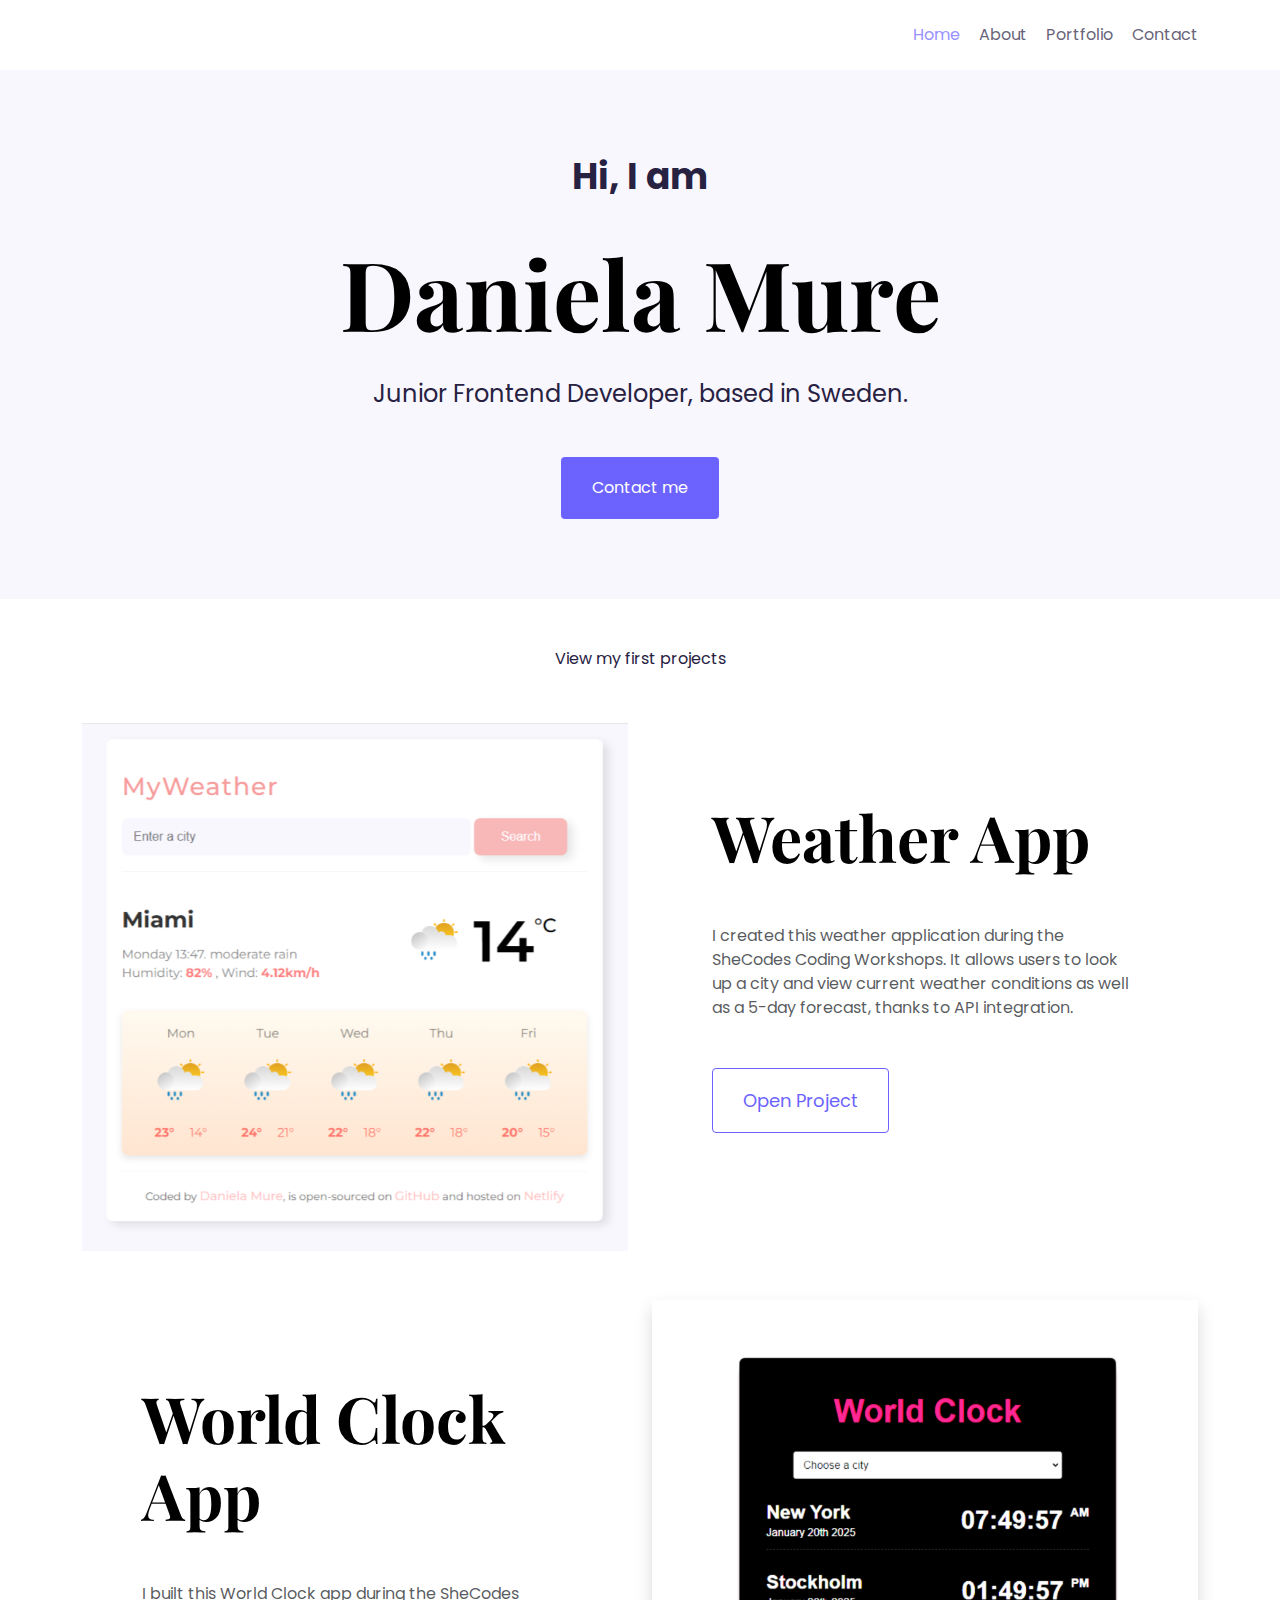
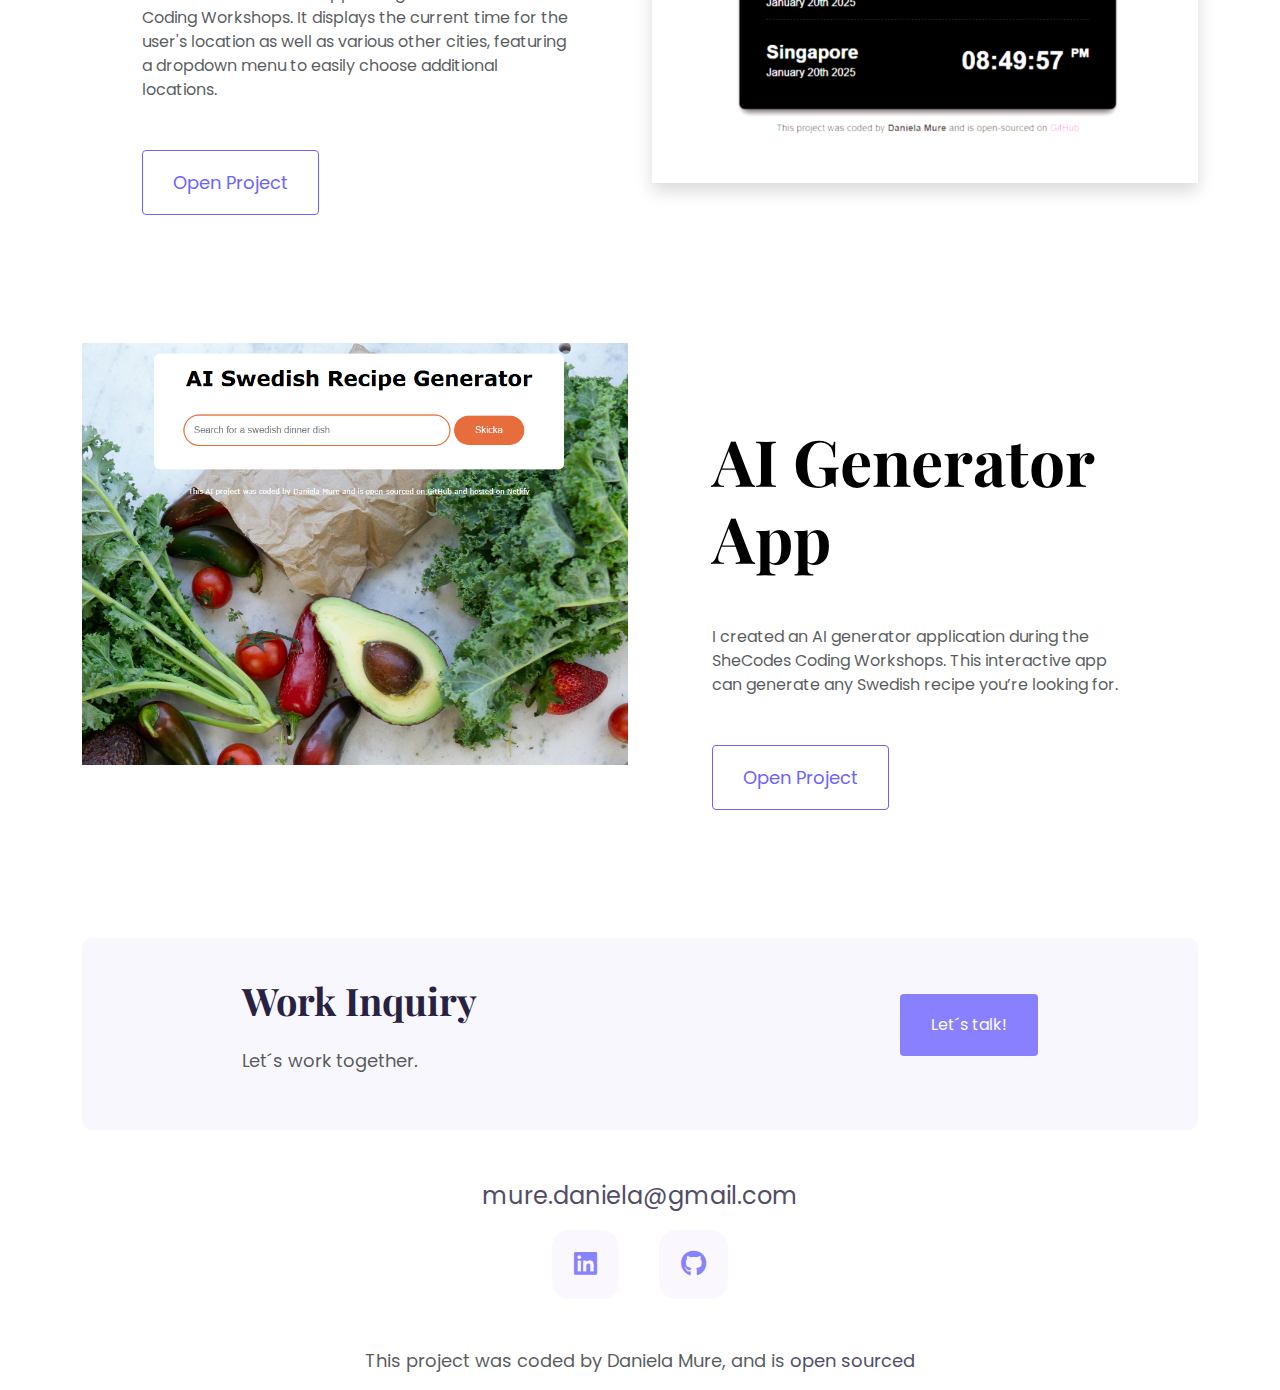
<file: index.html>
<!DOCTYPE html>
<html lang="en">
  <head>
    <meta charset="UTF-8" />
    <meta name="viewport" content="width=device-width, initial-scale=1.0" />
    <link
      href="https://cdn.jsdelivr.net/npm/bootstrap@5.3.3/dist/css/bootstrap.min.css"
      rel="stylesheet"
      integrity="sha384-QWTKZyjpPEjISv5WaRU9OFeRpok6YctnYmDr5pNlyT2bRjXh0JMhjY6hW+ALEwIH"
      crossorigin="anonymous"
    />

    <link rel="preconnect" href="https://fonts.googleapis.com" />
    <link rel="preconnect" href="https://fonts.gstatic.com" crossorigin />
    <link
      href="https://fonts.googleapis.com/css2?family=Playfair+Display:ital,wght@0,400..900;1,400..900&family=Poppins:ital,wght@0,100;0,200;0,300;0,400;0,500;0,600;0,700;0,800;0,900;1,100;1,200;1,300;1,400;1,500;1,600;1,700;1,800;1,900&display=swap"
      rel="stylesheet"
    />

    <link rel="stylesheet" href="src/styles.css" />
    <meta
      name="description"
      content="Frontend developer with a passion for designing beautiful and functional user experiences."
    />
    <link
      rel="stylesheet"
      href="https://cdnjs.cloudflare.com/ajax/libs/font-awesome/6.5.1/css/all.min.css"
    />

    <title>Welcome to Frontend developer - Daniela Mure</title>
  </head>
  <body>
    <div class="container">
      <nav class="d-flex justify-content-end">
        <ul>
          <li class="active"><a href="/" title="Daniela homepage">Home</a></li>
          <li><a href="/about.html" title="About Daniela">About</a></li>
          <li>
            <a href="/portfolio.html" title="Daniela portfolio">Portfolio</a>
          </li>
          <li><a href="/contact.html" title="Contact Daniela">Contact</a></li>
        </ul>
      </nav>
    </div>
    <div class="hero">
      <p>Hi, I am</p>

      <h1 class="mb-3">Daniela Mure</h1>
      <h2 class="mb-5">Junior Frontend Developer, based in Sweden.</h2>
      <div>
        <a href="/contact.html" class="btn btn-branding">Contact me</a>
      </div>
    </div>

    <p class="text-center m-5">View my first projects</p>
    <div class="container">
      <div class="row mb-5">
        <div class="col d-none d-lg-block">
          <img
            src="images/weather.png"
            alt="weather project picture"
            class="img-fluid"
          />
        </div>

        <div class="col">
          <div class="project-description">
            <h3 class="mb-5">Weather App</h3>
            <p class="text-muted mb-5">
              I created this weather application during the SheCodes Coding
              Workshops. It allows users to look up a city and view current
              weather conditions as well as a 5-day forecast, thanks to API
              integration.
            </p>
            <a
              href="https://myweather-schoolapp.netlify.app/"
              class="btn btn-link-branding"
              >Open Project</a
            >
          </div>
        </div>
      </div>

      <div class="row mb-5">
        <div class="col">
          <div class="project-description">
            <h3 class="mb-5">World Clock App</h3>
            <p class="text-muted mb-5">
              I built this World Clock app during the SheCodes Coding Workshops.
              It displays the current time for the user's location as well as
              various other cities, featuring a dropdown menu to easily choose
              additional locations.
            </p>
            <a
              href="https://js-project-worldclock.netlify.app/"
              class="btn btn-link-branding"
              >Open Project</a
            >
          </div>
        </div>
        <div class="col d-none d-lg-block">
          <img
            src="images/worldclock.png"
            alt="world-clock project picture"
            class="img-fluid shadow"
          />
        </div>
      </div>

      <div class="row mb-5">
        <div class="col d-none d-lg-block">
          <img
            src="images/ai-generator.png"
            alt="ai generator project picture"
            class="img-fluid"
          />
        </div>

        <div class="col">
          <div class="project-description">
            <h3 class="mb-5">AI Generator App</h3>
            <p class="text-muted mb-5">
              I created an AI generator application during the SheCodes Coding
              Workshops. This interactive app can generate any Swedish recipe
              you’re looking for.
            </p>
            <a
              href="https://ai-swedishmeal-generator.netlify.app/"
              class="btn btn-link-branding"
              >Open Project</a
            >
          </div>
        </div>
      </div>
      <footer>
        <div
          class="d-flex justify-content-between contact-box mb-5 d-none d-md-flex"
        >
          <div>
            <h4>Work Inquiry</h4>
            <p class="text-muted mt-4">Let´s work together.</p>
          </div>
          <div>
            <a href="/contact.html" class="btn btn-branding mt-3"
              >Let´s talk!</a
            >
          </div>
        </div>
        <div class="d-flex justify-content-center mb-3">
          <a href="mailto:mure.daniela@gmail.com" class="email-link"
            >mure.daniela@gmail.com</a
          >
        </div>
        <div class="social-links d-flex justify-content-center mb-3">
          <a href="https://www.linkedin.com/in/daniela-mure-33a929b1/"
            ><i class="fa-brands fa-linkedin"></i
          ></a>
          <a href="https://github.com/DanniFront"
            ><i class="fa-brands fa-github"></i
          ></a>
        </div>
        <p class="text-center text-muted mt-5">
          This project was coded by Daniela Mure, and is
          <a
            href="https://github.com/DanniFront/portfolio-project.git"
            target="_blank"
            >open sourced</a
          >
        </p>
      </footer>
    </div>

    <script
      src="https://cdn.jsdelivr.net/npm/bootstrap@5.3.3/dist/js/bootstrap.bundle.min.js"
      integrity="sha384-YvpcrYf0tY3lHB60NNkmXc5s9fDVZLESaAA55NDzOxhy9GkcIdslK1eN7N6jIeHz"
      crossorigin="anonymous"
    ></script>
  </body>
</html>
</file>
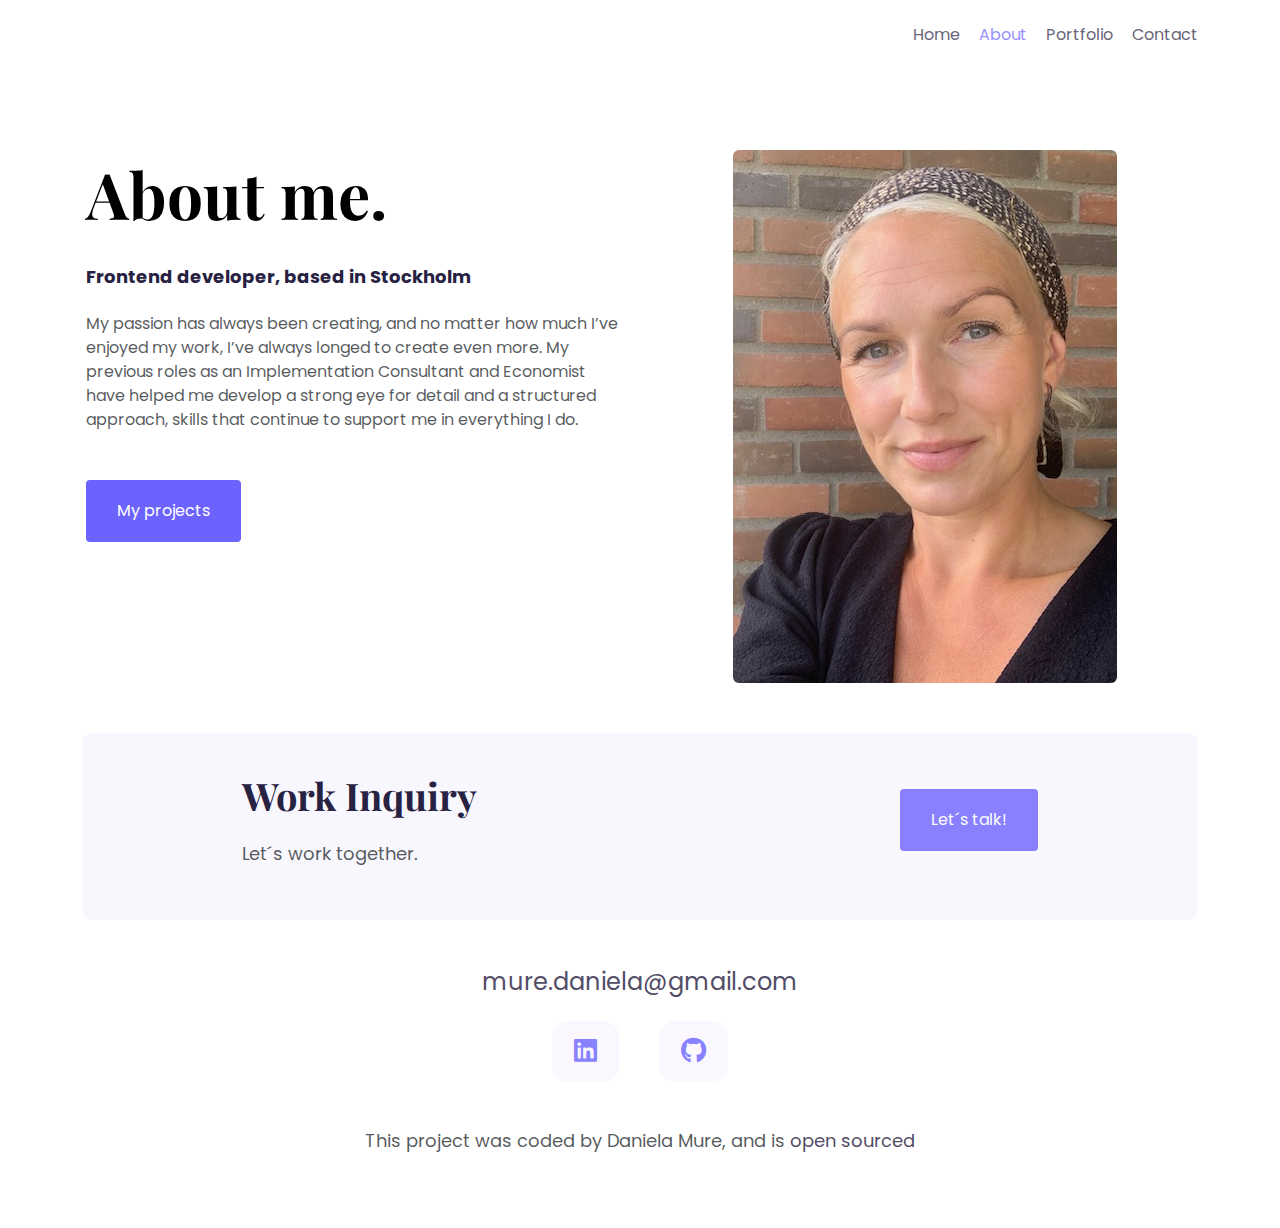
<file: about.html>
<!DOCTYPE html>
<html lang="en">
  <head>
    <meta charset="UTF-8" />
    <meta name="viewport" content="width=device-width, initial-scale=1.0" />
    <link
      href="https://cdn.jsdelivr.net/npm/bootstrap@5.3.3/dist/css/bootstrap.min.css"
      rel="stylesheet"
      integrity="sha384-QWTKZyjpPEjISv5WaRU9OFeRpok6YctnYmDr5pNlyT2bRjXh0JMhjY6hW+ALEwIH"
      crossorigin="anonymous"
    />

    <link rel="preconnect" href="https://fonts.googleapis.com" />
    <link rel="preconnect" href="https://fonts.gstatic.com" crossorigin />
    <link
      href="https://fonts.googleapis.com/css2?family=Playfair+Display:ital,wght@0,400..900;1,400..900&family=Poppins:ital,wght@0,100;0,200;0,300;0,400;0,500;0,600;0,700;0,800;0,900;1,100;1,200;1,300;1,400;1,500;1,600;1,700;1,800;1,900&display=swap"
      rel="stylesheet"
    />
    <link
      rel="stylesheet"
      href="https://fonts.googleapis.com/css2?family=Material+Symbols+Outlined:opsz,wght,FILL,GRAD@24,400,0,0&icon_names=home"
    />
    <link rel="stylesheet" href="src/styles.css" />
    <link
      rel="stylesheet"
      href="https://cdnjs.cloudflare.com/ajax/libs/font-awesome/6.5.1/css/all.min.css"
    />
    <meta
      name="description"
      content="Frontend developer with a passion for designing beautiful and functional user experiences."
    />
    <title>About Daniela Mure - Frontend developer</title>
  </head>
  <body>
    <div class="container">
      <nav class="d-flex justify-content-end">
        <ul>
          <li><a href="/" title="Daniela Homepage">Home</a></li>
          <li class="active">
            <a href="/about.html" title="About Daniela">About</a>
          </li>
          <li>
            <a href="/portfolio.html" title="Daniela portfolio">Portfolio</a>
          </li>
          <li><a href="/contact.html" title="Contact Daniela">Contact</a></li>
        </ul>
      </nav>
    </div>
    <div class="content-hero">
      <div class="container">
        <div class="row">
          <div class="col-md-6 p-3">
            <h1 class="mb-4">About me.</h1>
            <h2 class="mb-4">Frontend developer, based in Stockholm</h2>
            <p class="lh-base text-muted mb-5">
              My passion has always been creating, and no matter how much I’ve
              enjoyed my work, I’ve always longed to create even more. My
              previous roles as an Implementation Consultant and Economist have
              helped me develop a strong eye for detail and a structured
              approach, skills that continue to support me in everything I do.
            </p>
            <a href="/portfolio.html" class="btn btn-branding">My projects</a>
          </div>
          <div class="col-md-6">
            <img
              src="images/daniela.png"
              alt="Picture of Daniela Mure"
              class="img-fluid rounded about-img"
            />
          </div>
        </div>

        <footer>
          <div
            class="d-flex justify-content-between contact-box mb-5 d-none d-md-flex"
          >
            <div>
              <h4>Work Inquiry</h4>
              <p class="text-muted mt-4">Let´s work together.</p>
            </div>
            <div>
              <a href="/contact.html" class="btn btn-branding mt-3"
                >Let´s talk!</a
              >
            </div>
          </div>
          <div class="d-flex justify-content-center">
            <a href="mailto:mure.daniela@gmail.com" class="email-link mb-4"
              >mure.daniela@gmail.com</a
            >
          </div>
          <div class="social-links d-flex justify-content-center">
            <a href="https://www.linkedin.com/in/daniela-mure-33a929b1/"
              ><i class="fa-brands fa-linkedin"></i
            ></a>
            <a href="https://github.com/DanniFront"
              ><i class="fa-brands fa-github"></i
            ></a>
          </div>
          <p class="text-center text-muted mt-5">
            This project was coded by Daniela Mure, and is
            <a
              href="https://github.com/DanniFront/portfolio-project.git"
              target="_blank"
              >open sourced</a
            >
          </p>
        </footer>
      </div>
    </div>
  </body>
</html>
</file>
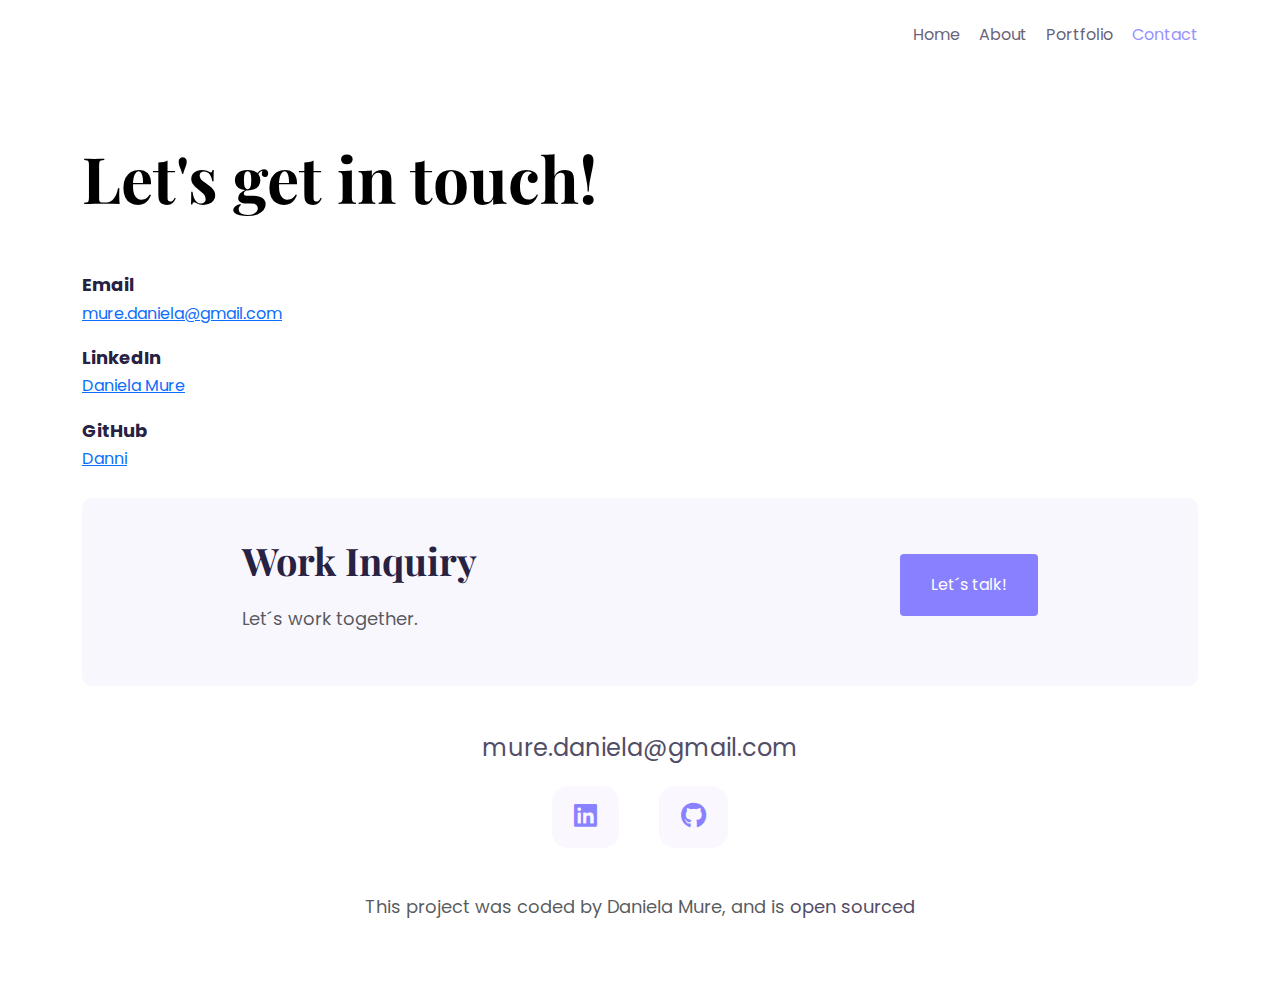
<file: contact.html>
<!DOCTYPE html>
<html lang="en">
  <head>
    <meta charset="UTF-8" />
    <meta name="viewport" content="width=device-width, initial-scale=1.0" />
    <link
      href="https://cdn.jsdelivr.net/npm/bootstrap@5.3.3/dist/css/bootstrap.min.css"
      rel="stylesheet"
      integrity="sha384-QWTKZyjpPEjISv5WaRU9OFeRpok6YctnYmDr5pNlyT2bRjXh0JMhjY6hW+ALEwIH"
      crossorigin="anonymous"
    />

    <link rel="preconnect" href="https://fonts.googleapis.com" />
    <link rel="preconnect" href="https://fonts.gstatic.com" crossorigin />
    <link
      href="https://fonts.googleapis.com/css2?family=Playfair+Display:ital,wght@0,400..900;1,400..900&family=Poppins:ital,wght@0,100;0,200;0,300;0,400;0,500;0,600;0,700;0,800;0,900;1,100;1,200;1,300;1,400;1,500;1,600;1,700;1,800;1,900&display=swap"
      rel="stylesheet"
    />
    <link
      rel="stylesheet"
      href="https://fonts.googleapis.com/css2?family=Material+Symbols+Outlined:opsz,wght,FILL,GRAD@24,400,0,0&icon_names=home"
    />
    <link rel="stylesheet" href="src/styles.css" />
    <link
      rel="stylesheet"
      href="https://cdnjs.cloudflare.com/ajax/libs/font-awesome/6.5.1/css/all.min.css"
    />
    <meta name="description" content="Contact me page - Daniela Mure" />
    <title>Contact page - Daniela Mure</title>
  </head>
  <body>
    <div class="container">
      <nav class="d-flex justify-content-end">
        <ul>
          <li><a href="/" title="Daniela homepage">Home</a></li>
          <li><a href="/about.html" title="About Daniela">About</a></li>
          <li>
            <a href="/portfolio.html" title="Daniela portfolio">Portfolio</a>
          </li>
          <li class="active">
            <a href="/contact.html" title="Contact Daniela">Contact</a>
          </li>
        </ul>
      </nav>
    </div>
    <div class="content-hero">
      <div class="container">
        <h1 class="mb-5">Let's get in touch!</h1>
        <h2>Email</h2>
        <a href="mailto:mure.daniela@gmail.com">mure.daniela@gmail.com</a>
        <h2 class="mt-4">LinkedIn</h2>
        <a
          href="https://www.linkedin.com/in/daniela-mure-33a929b1/"
          target="_blank"
          >Daniela Mure</a
        >
        <h2 class="mt-4">GitHub</h2>
        <a href="https://github.com/DanniFront" target="_blank">Danni</a>

        <footer>
          <div
            class="d-flex justify-content-between contact-box mb-5 d-none d-md-flex"
          >
            <div>
              <h4>Work Inquiry</h4>
              <p class="text-muted mt-4">Let´s work together.</p>
            </div>
            <div>
              <a
                href="mailto:mure.daniela@gmail.com"
                class="btn btn-branding mt-3"
                >Let´s talk!</a
              >
            </div>
          </div>
          <div class="d-flex justify-content-center">
            <a
              href="mailto:mure.daniela@gmail.com"
              class="email-link mb-4 d-none d-md-block"
              >mure.daniela@gmail.com</a
            >
          </div>
          <div
            class="social-links d-flex justify-content-center mb-5 d-none d-md-flex"
          >
            <a href="https://www.linkedin.com/in/daniela-mure-33a929b1/"
              ><i class="fa-brands fa-linkedin"></i
            ></a>
            <a href="https://github.com/DanniFront"
              ><i class="fa-brands fa-github"></i
            ></a>
          </div>
          <p class="text-center text-muted mt-5">
            This project was coded by Daniela Mure, and is
            <a
              href="https://github.com/DanniFront/portfolio-project.git"
              target="_blank"
              >open sourced</a
            >
          </p>
        </footer>
      </div>
    </div>
  </body>
</html>
</file>
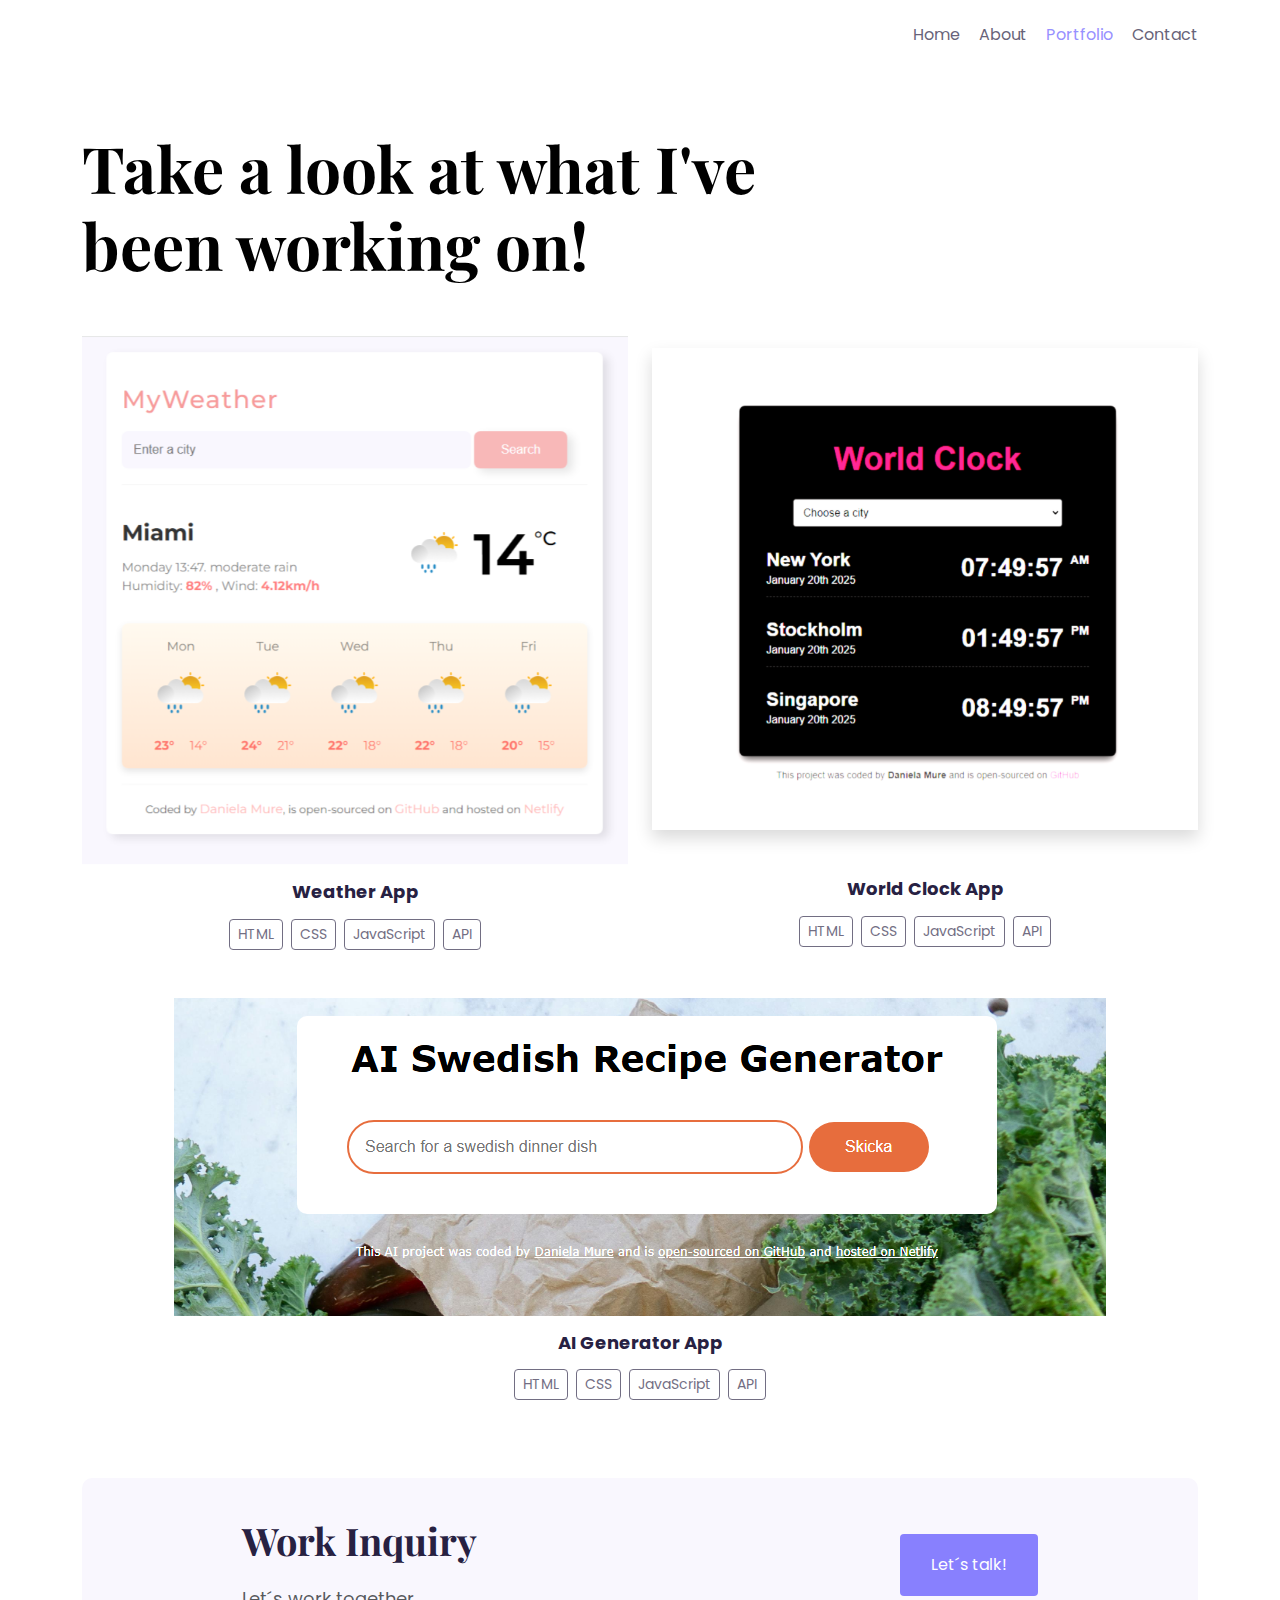
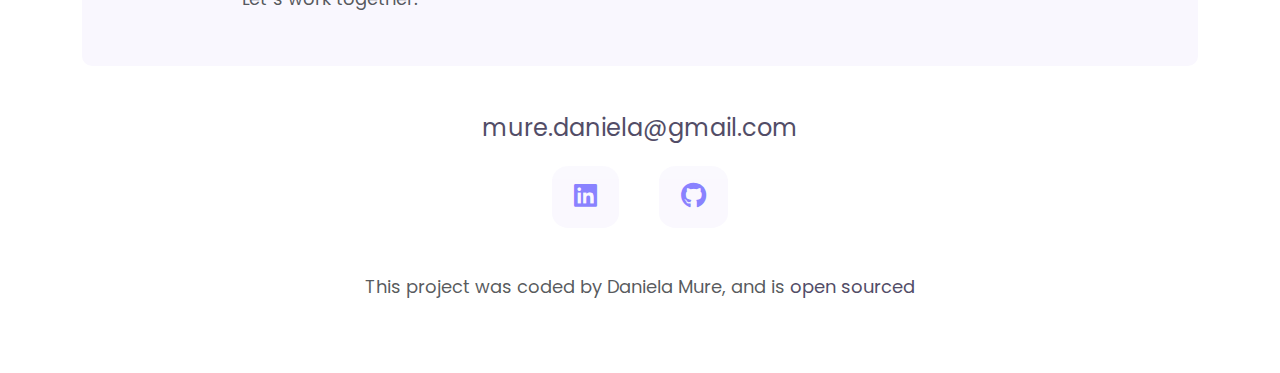
<file: portfolio.html>
<!DOCTYPE html>
<html lang="en">
  <head>
    <meta charset="UTF-8" />
    <meta name="viewport" content="width=device-width, initial-scale=1.0" />
    <link
      href="https://cdn.jsdelivr.net/npm/bootstrap@5.3.3/dist/css/bootstrap.min.css"
      rel="stylesheet"
      integrity="sha384-QWTKZyjpPEjISv5WaRU9OFeRpok6YctnYmDr5pNlyT2bRjXh0JMhjY6hW+ALEwIH"
      crossorigin="anonymous"
    />

    <link rel="preconnect" href="https://fonts.googleapis.com" />
    <link rel="preconnect" href="https://fonts.gstatic.com" crossorigin />
    <link
      href="https://fonts.googleapis.com/css2?family=Playfair+Display:ital,wght@0,400..900;1,400..900&family=Poppins:ital,wght@0,100;0,200;0,300;0,400;0,500;0,600;0,700;0,800;0,900;1,100;1,200;1,300;1,400;1,500;1,600;1,700;1,800;1,900&display=swap"
      rel="stylesheet"
    />
    <link
      rel="stylesheet"
      href="https://fonts.googleapis.com/css2?family=Material+Symbols+Outlined:opsz,wght,FILL,GRAD@24,400,0,0&icon_names=home"
    />
    <link rel="stylesheet" href="src/styles.css" />
    <link
      rel="stylesheet"
      href="https://cdnjs.cloudflare.com/ajax/libs/font-awesome/6.5.1/css/all.min.css"
    />
    <meta name="description" content="Look at my portfolio - Daniela Mure" />
    <title>My portfolio - Daniela Mure</title>
  </head>
  <body>
    <div class="container">
      <nav class="d-flex justify-content-end">
        <ul>
          <li><a href="/" title="Daniela homepage">Home</a></li>
          <li><a href="/about.html" title="About Daniela">About</a></li>
          <li class="active">
            <a href="/portfolio.html" title="Daniela portfolio">Portfolio</a>
          </li>
          <li><a href="/contact.html" title="Contact Daniela">Contact</a></li>
        </ul>
      </nav>
    </div>
    <div class="content-hero">
      <div class="container">
        <h3 class="mb-5">
          Take a look at what I've <br />
          been working on!
        </h3>
        <div class="row">
          <div class="col-lg-6 text-center">
            <img
              src="images/weather.png"
              class="img-fluid"
              alt="Weather app picture"
            />
            <h2 class="mt-3">Weather App</h2>
            <div class="d-flex flex-wrap justify-content-center gap-2 mt-3">
              <span class="btn btn-sm disabled">HTML</span>
              <span class="btn btn-sm disabled">CSS</span>
              <span class="btn btn-sm disabled">JavaScript</span>
              <span class="btn btn-sm disabled">API</span>
            </div>
          </div>
          <div class="col-lg-6 text-center mt-3">
            <img
              src="images/worldclock.png"
              class="img-fluid shadow"
              alt="World clock app picture"
            />
            <h2 class="mt-5">World Clock App</h2>
            <div class="d-flex flex-wrap justify-content-center gap-2 mt-3">
              <span class="btn btn-sm disabled">HTML</span>
              <span class="btn btn-sm disabled">CSS</span>
              <span class="btn btn-sm disabled">JavaScript</span>
              <span class="btn btn-sm disabled">API</span>
            </div>
          </div>
        </div>
        <div class="row">
          <div class="col-12 text-center mb-5">
            <img
              src="images/ai-app.png"
              class="img-fluid mt-5"
              alt="AI generator app picture"
            />
            <h2 class="mt-3">AI Generator App</h2>
            <div class="d-flex flex-wrap justify-content-center gap-2 mt-3">
              <span class="btn btn-sm disabled button">HTML</span>
              <span class="btn btn-sm disabled">CSS</span>
              <span class="btn btn-sm disabled">JavaScript</span>
              <span class="btn btn-sm disabled">API</span>
            </div>
          </div>
        </div>
        <footer>
          <div
            class="d-flex justify-content-between contact-box mb-5 d-none d-md-flex"
          >
            <div>
              <h4>Work Inquiry</h4>
              <p class="text-muted mt-4">Let´s work together.</p>
            </div>
            <div>
              <a href="/contact.html" class="btn btn-branding mt-3"
                >Let´s talk!</a
              >
            </div>
          </div>
          <div class="d-flex justify-content-center">
            <a href="mailto:mure.daniela@gmail.com" class="email-link mb-4"
              >mure.daniela@gmail.com</a
            >
          </div>
          <div class="social-links d-flex justify-content-center mb-5">
            <a href="https://www.linkedin.com/in/daniela-mure-33a929b1/"
              ><i class="fa-brands fa-linkedin"></i
            ></a>
            <a href="https://github.com/DanniFront"
              ><i class="fa-brands fa-github"></i
            ></a>
          </div>
          <p class="text-center text-muted mt-5">
            This project was coded by Daniela Mure, and is
            <a
              href="https://github.com/DanniFront/portfolio-project.git"
              target="_blank"
              >open sourced</a
            >
          </p>
        </footer>
      </div>
    </div>
  </body>
</html>
</file>
<file: src/styles.css>
:root {
  --branding-color: #f9f7fe;
  --secondary-color: #6c63ff;
  --primary-font-color: #272142;
}

body {
  font-family: "Poppins", serif;
  color: var(--primary-font-color);
}

nav {
  padding: 20px 0;
}

nav ul {
  padding: 0;
  margin: 0;
}

nav li {
  list-style: none;
  line-height: 30px;
  display: inline;
  margin-left: 15px;
}

nav li a {
  color: var(--primary-font-color);
  text-decoration: none;
  opacity: 0.7;
}

nav li.active a,
nav a:hover {
  color: var(--secondary-color);
}

h1 {
  font-family: "Playfair Display", serif;
  font-size: 96px;
  font-weight: 700;
  line-height: 1.5;
  color: #000000;
}

h2 {
  font-size: 24px;
  font-weight: 400;
}

h3 {
  font-family: "Playfair Display", serif;
  font-size: 64px;
  font-weight: 700;
  color: #000000;
}

h4 {
  font-size: 38px;
  font-weight: 700;
  font-family: "Playfair Display", serif;
}

p {
  font-size: 16px;
  font-weight: 400;
}

.hero {
  text-align: center;
  background-color: var(--branding-color);
  padding: 80px 20px;
}

.hero p {
  font-size: 36px;
  font-weight: 700;
}

.btn-branding {
  background-color: var(--secondary-color);
  color: #fff;
  padding: 18px 30px;
  border-radius: 4px;
}

.btn-branding:hover {
  color: var(--secondary-color);
  border: 1px solid var(--secondary-color);
}

.btn-link-branding {
  color: var(--secondary-color);
  border: 1px solid var(--secondary-color);
  border-radius: 4px;
  padding: 18px 30px;
  font-size: 18px;
  line-height: 27px;
}

.btn-link-branding:hover {
  color: #fff;
  background-color: var(--secondary-color);
}

.project-description {
  padding: 80px 60px;
}

.content-hero {
  padding: 60px 20px;
  line-height: 1.2;
}

.content-hero h1 {
  font-size: 64px;
}

.content-hero h2 {
  font-size: 18px;
  font-weight: 700;
}

.about-img {
  display: block;
  margin: 20px auto;
}

footer .contact-box {
  background: var(--branding-color);
  padding: 40px 160px;
  margin: 30px 0;
  border-radius: 10px;
}

footer p {
  font-size: 18px;
}

footer .email-link {
  text-align: center;
  font-size: 24px;
  text-decoration: none;
}

footer .email-link:hover {
  color: var(--secondary-color);
}

footer a {
  color: var(--primary-font-color);
  text-decoration: none;
  opacity: 0.8;
}
footer p a:hover {
  color: var(--secondary-color);
}
footer .social-links a {
  color: var(--secondary-color);
  background: var(--branding-color);
  margin: 0 20px;
  padding: 15px 22px;
  font-size: 26px;
  border-radius: 25%;
  transition: all 150ms ease-in-out;
}

footer .social-links a:hover {
  color: #fff;
  background: var(--secondary-color);
}

@media (max-width: 900px) {
  h1 {
    font-size: 48px;
  }
  h3 {
    font-size: 44px;
  }
  .project-description {
    padding: 0;
    text-align: center;
  }
  .content-hero {
    padding: 40px 20px;
    text-align: center;
  }
  .about-img {
    max-height: 75%;
  }
}
</file>
